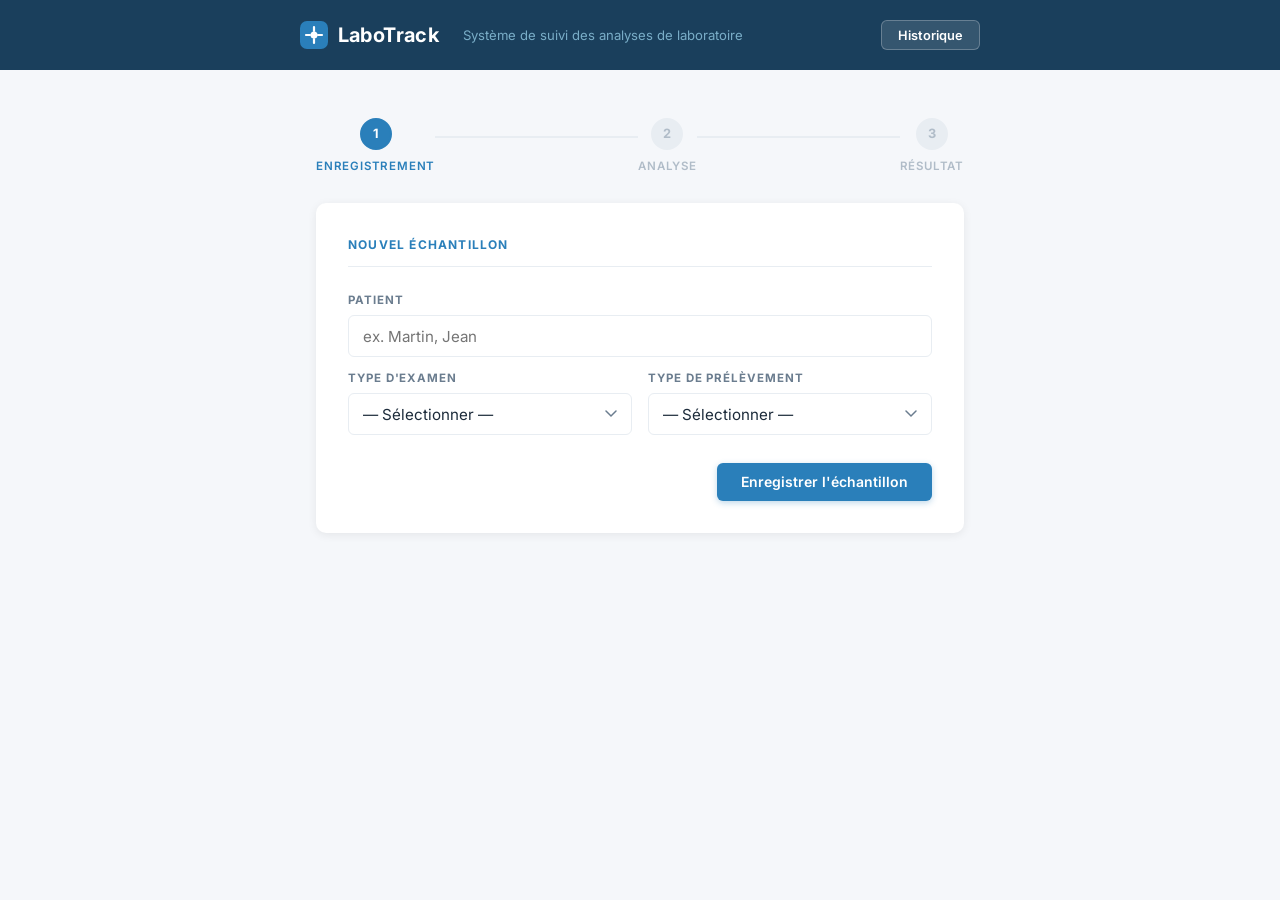
<file: frontend/src/index.html>
<!DOCTYPE html>
<html lang="fr">
<head>
    <meta charset="UTF-8">
    <meta name="viewport" content="width=device-width, initial-scale=1.0">
    <title>LaboTrack</title>
    <link rel="preconnect" href="https://fonts.googleapis.com">
    <link rel="preconnect" href="https://fonts.gstatic.com" crossorigin>
    <link href="https://fonts.googleapis.com/css2?family=Inter:wght@400;500;600;700&display=swap" rel="stylesheet">
    <link rel="stylesheet" href="style.css">
</head>
<body>

    <header>
        <div class="header-inner">
            <div class="logo">
                <svg width="28" height="28" viewBox="0 0 28 28" fill="none" aria-hidden="true">
                    <rect width="28" height="28" rx="7" fill="#2a7fba"/>
                    <path d="M14 6v4M14 18v4M6 14h4M18 14h4" stroke="white" stroke-width="2.2" stroke-linecap="round"/>
                    <circle cx="14" cy="14" r="3.5" fill="white"/>
                </svg>
                <span>LaboTrack</span>
            </div>
            <p class="header-sub">Système de suivi des analyses de laboratoire</p>
            <button id="btn-history" class="btn-header">Historique</button>
        </div>
    </header>

    <main>

        <!-- Stepper -->
        <div class="stepper" id="stepper">
            <div class="step active" id="step-1">
                <div class="step-dot">1</div>
                <span>Enregistrement</span>
            </div>
            <div class="step-line"></div>
            <div class="step" id="step-2">
                <div class="step-dot">2</div>
                <span>Analyse</span>
            </div>
            <div class="step-line"></div>
            <div class="step" id="step-3">
                <div class="step-dot">3</div>
                <span>Résultat</span>
            </div>
        </div>

        <!-- Étape 1 : enregistrement -->
        <section id="section-registration" class="card">
            <h2>Nouvel échantillon</h2>
            <form id="form-sample">
                <div class="field">
                    <label for="patient">Patient</label>
                    <input type="text" id="patient" name="patient"
                           placeholder="ex. Martin, Jean" autocomplete="off" required>
                </div>
                <div class="field-row">
                    <div class="field">
                        <label for="testType">Type d'examen</label>
                        <select id="testType" name="testType" required>
                            <option value="">— Sélectionner —</option>
                            <option value="GLYCEMIE">Glycémie</option>
                            <option value="NFS">Numération Formule Sanguine</option>
                            <option value="BILAN_HEPATIQUE">Bilan hépatique</option>
                            <option value="BILAN_RENAL">Bilan rénal</option>
                        </select>
                    </div>
                    <div class="field">
                        <label for="sampleType">Type de prélèvement</label>
                        <select id="sampleType" name="sampleType" required>
                            <option value="">— Sélectionner —</option>
                            <option value="SANG">Sang</option>
                            <option value="URINE">Urine</option>
                            <option value="PLASMA">Plasma</option>
                        </select>
                    </div>
                </div>
                <div class="form-footer">
                    <button type="submit" class="btn btn-primary">
                        Enregistrer l'échantillon
                    </button>
                </div>
            </form>
        </section>

        <!-- Étape 2 : lancement de l'analyse -->
        <section id="section-registered" class="card hidden">
            <h2>Échantillon enregistré</h2>
            <div class="sample-badge">
                <div class="badge-row">
                    <span class="badge-label">ID</span>
                    <code id="info-id">—</code>
                </div>
                <div class="badge-row">
                    <span class="badge-label">Patient</span>
                    <span id="info-patient">—</span>
                </div>
                <div class="badge-row">
                    <span class="badge-label">Examen</span>
                    <span id="info-test">—</span>
                </div>
                <div class="badge-row">
                    <span class="badge-label">Prélèvement</span>
                    <span id="info-sample">—</span>
                </div>
            </div>
            <div class="form-footer">
                <button id="btn-analyze" class="btn btn-primary">
                    <span class="btn-icon" aria-hidden="true">⚗</span>
                    Lancer l'analyse
                </button>
            </div>
        </section>

        <!-- Étape 3 : résultat -->
        <section id="section-result" class="card hidden">
            <h2>Résultat de l'analyse</h2>
            <div class="result-grid">
                <div class="result-main">
                    <span class="result-number" id="result-value">—</span>
                    <span class="result-unit" id="result-unit">—</span>
                </div>
                <div class="result-badge" id="result-interpretation-badge">
                    <span id="result-interpretation">—</span>
                </div>
            </div>
            <div class="result-meta">
                <div class="badge-row">
                    <span class="badge-label">Patient</span>
                    <span id="result-patient">—</span>
                </div>
                <div class="badge-row">
                    <span class="badge-label">Examen</span>
                    <span id="result-test">—</span>
                </div>
                <div class="badge-row">
                    <span class="badge-label">Validation biologique</span>
                    <code id="result-signature">—</code>
                </div>
            </div>
            <div class="form-footer">
                <button id="btn-reset" class="btn btn-secondary">
                    Nouvel échantillon
                </button>
            </div>
        </section>

        <!-- Historique -->
        <section id="section-history" class="card hidden">
            <h2>Historique des analyses</h2>
            <div id="history-empty" class="history-empty hidden">Aucun résultat enregistré.</div>
            <div class="history-table-wrap">
                <table id="history-table" class="history-table hidden">
                    <thead>
                        <tr>
                            <th>Patient</th>
                            <th>Examen</th>
                            <th>Prélèvement</th>
                            <th>Valeur</th>
                            <th>Interprétation</th>
                            <th>Signature</th>
                        </tr>
                    </thead>
                    <tbody id="history-body"></tbody>
                </table>
            </div>
        </section>

        <!-- Barre de statut -->
        <div id="status-bar" class="hidden" role="status" aria-live="polite">
            <div class="status-spinner" id="status-spinner"></div>
            <span id="status-message"></span>
        </div>

    </main>

    <script src="app.js"></script>

</body>
</html>
</file>
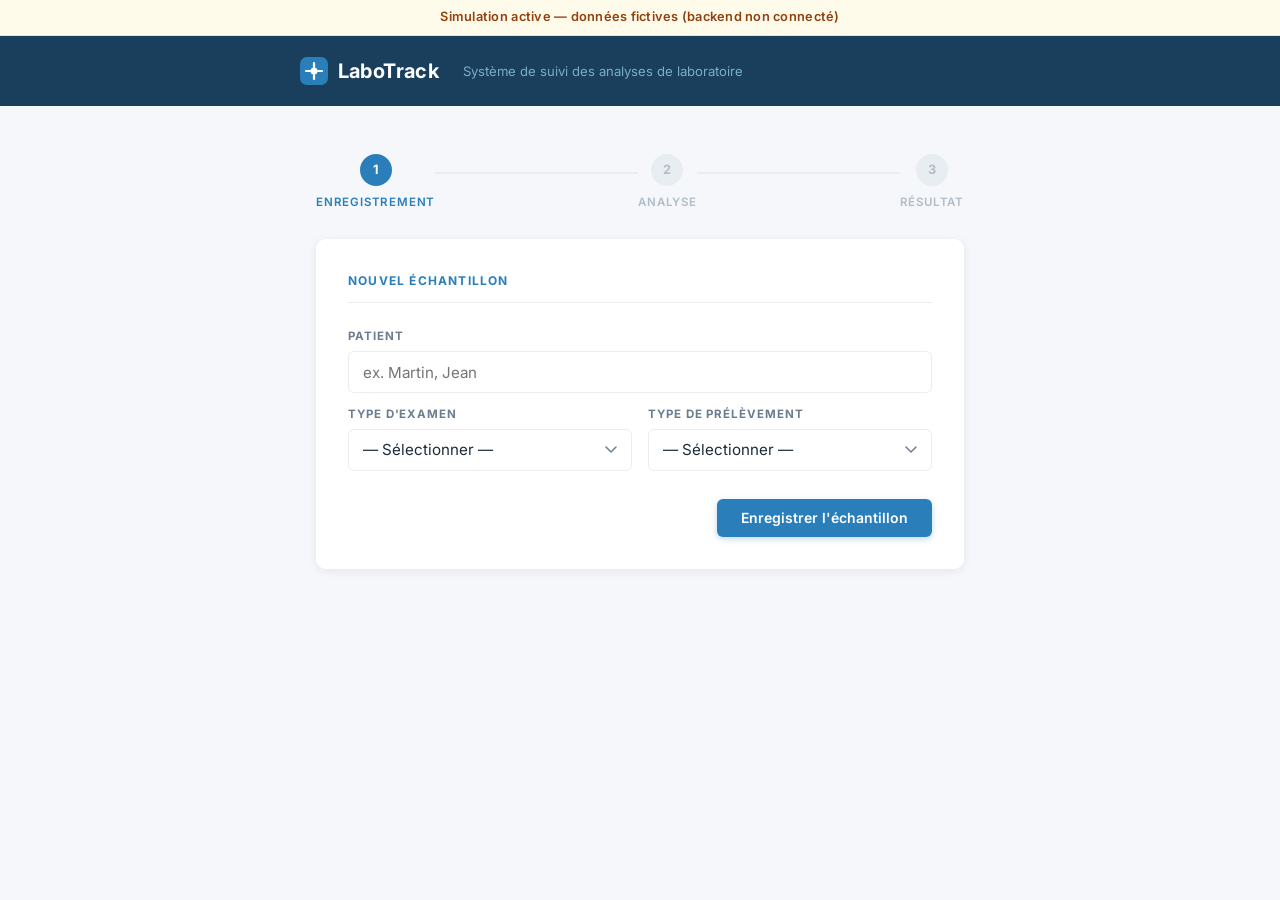
<file: frontend/result-frontend/src/index.html>
<!DOCTYPE html>
<html lang="fr">
<head>
    <meta charset="UTF-8">
    <meta name="viewport" content="width=device-width, initial-scale=1.0">
    <title>LaboTrack</title>
    <link rel="preconnect" href="https://fonts.googleapis.com">
    <link rel="preconnect" href="https://fonts.gstatic.com" crossorigin>
    <link href="https://fonts.googleapis.com/css2?family=Inter:wght@400;500;600;700&display=swap" rel="stylesheet">
    <link rel="stylesheet" href="style.css">
</head>
<body>

    <div id="mock-banner" class="hidden">
        Simulation active — données fictives (backend non connecté)
    </div>

    <header>
        <div class="header-inner">
            <div class="logo">
                <svg width="28" height="28" viewBox="0 0 28 28" fill="none" aria-hidden="true">
                    <rect width="28" height="28" rx="7" fill="#2a7fba"/>
                    <path d="M14 6v4M14 18v4M6 14h4M18 14h4" stroke="white" stroke-width="2.2" stroke-linecap="round"/>
                    <circle cx="14" cy="14" r="3.5" fill="white"/>
                </svg>
                <span>LaboTrack</span>
            </div>
            <p class="header-sub">Système de suivi des analyses de laboratoire</p>
        </div>
    </header>

    <main>

        <!-- Stepper -->
        <div class="stepper" id="stepper">
            <div class="step active" id="step-1">
                <div class="step-dot">1</div>
                <span>Enregistrement</span>
            </div>
            <div class="step-line"></div>
            <div class="step" id="step-2">
                <div class="step-dot">2</div>
                <span>Analyse</span>
            </div>
            <div class="step-line"></div>
            <div class="step" id="step-3">
                <div class="step-dot">3</div>
                <span>Résultat</span>
            </div>
        </div>

        <!-- Étape 1 : enregistrement -->
        <section id="section-registration" class="card">
            <h2>Nouvel échantillon</h2>
            <form id="form-sample">
                <div class="field">
                    <label for="patient">Patient</label>
                    <input type="text" id="patient" name="patient"
                           placeholder="ex. Martin, Jean" autocomplete="off" required>
                </div>
                <div class="field-row">
                    <div class="field">
                        <label for="testType">Type d'examen</label>
                        <select id="testType" name="testType" required>
                            <option value="">— Sélectionner —</option>
                            <option value="GLYCEMIE">Glycémie</option>
                            <option value="NFS">Numération Formule Sanguine</option>
                            <option value="BILAN_HEPATIQUE">Bilan hépatique</option>
                            <option value="BILAN_RENAL">Bilan rénal</option>
                        </select>
                    </div>
                    <div class="field">
                        <label for="sampleType">Type de prélèvement</label>
                        <select id="sampleType" name="sampleType" required>
                            <option value="">— Sélectionner —</option>
                            <option value="SANG">Sang</option>
                            <option value="URINE">Urine</option>
                            <option value="PLASMA">Plasma</option>
                        </select>
                    </div>
                </div>
                <div class="form-footer">
                    <button type="submit" class="btn btn-primary">
                        Enregistrer l'échantillon
                    </button>
                </div>
            </form>
        </section>

        <!-- Étape 2 : lancement de l'analyse -->
        <section id="section-registered" class="card hidden">
            <h2>Échantillon enregistré</h2>
            <div class="sample-badge">
                <div class="badge-row">
                    <span class="badge-label">ID</span>
                    <code id="info-id">—</code>
                </div>
                <div class="badge-row">
                    <span class="badge-label">Patient</span>
                    <span id="info-patient">—</span>
                </div>
                <div class="badge-row">
                    <span class="badge-label">Examen</span>
                    <span id="info-test">—</span>
                </div>
                <div class="badge-row">
                    <span class="badge-label">Prélèvement</span>
                    <span id="info-sample">—</span>
                </div>
            </div>
            <div class="form-footer">
                <button id="btn-analyze" class="btn btn-primary">
                    <span class="btn-icon" aria-hidden="true">⚗</span>
                    Lancer l'analyse
                </button>
            </div>
        </section>

        <!-- Étape 3 : résultat -->
        <section id="section-result" class="card hidden">
            <h2>Résultat de l'analyse</h2>
            <div class="result-grid">
                <div class="result-main">
                    <span class="result-number" id="result-value">—</span>
                    <span class="result-unit" id="result-unit">—</span>
                </div>
                <div class="result-badge" id="result-interpretation-badge">
                    <span id="result-interpretation">—</span>
                </div>
            </div>
            <div class="result-meta">
                <div class="badge-row">
                    <span class="badge-label">Patient</span>
                    <span id="result-patient">—</span>
                </div>
                <div class="badge-row">
                    <span class="badge-label">Examen</span>
                    <span id="result-test">—</span>
                </div>
                <div class="badge-row">
                    <span class="badge-label">Validation biologique</span>
                    <code id="result-signature">—</code>
                </div>
            </div>
            <div class="form-footer">
                <button id="btn-reset" class="btn btn-secondary">
                    Nouvel échantillon
                </button>
            </div>
        </section>

        <!-- Barre de statut -->
        <div id="status-bar" class="hidden" role="status" aria-live="polite">
            <div class="status-spinner" id="status-spinner"></div>
            <span id="status-message"></span>
        </div>

    </main>

    <script src="config.js"></script>
    <script src="app.js"></script>

</body>
</html>
</file>
<file: frontend/src/style.css>
/* ── Reset & base ────────────────────────────────────────────────────────────── */
*, *::before, *::after {
    box-sizing: border-box;
    margin: 0;
    padding: 0;
}

:root {
    --blue-dark:   #1a3f5c;
    --blue:        #2a7fba;
    --blue-light:  #e8f4fb;
    --green:       #1e7e4a;
    --green-light: #e6f6ed;
    --orange:      #b55e00;
    --orange-light:#fff0e0;
    --red:         #c0392b;
    --red-light:   #fdecea;
    --grey-1:      #f5f7fa;
    --grey-2:      #e8edf2;
    --grey-3:      #b0bcc8;
    --grey-4:      #6b7d8f;
    --text:        #1c2b3a;
    --radius:      10px;
    --shadow:      0 2px 10px rgba(0, 0, 0, 0.07);
}

body {
    font-family: 'Inter', system-ui, sans-serif;
    background: var(--grey-1);
    color: var(--text);
    min-height: 100vh;
    font-size: 15px;
    line-height: 1.6;
}

/* ── Header ──────────────────────────────────────────────────────────────────── */
header {
    background: var(--blue-dark);
    padding: 0 2rem;
}

.header-inner {
    max-width: 680px;
    margin: 0 auto;
    padding: 1.2rem 0;
    display: flex;
    align-items: center;
    gap: 1.5rem;
}

.logo {
    display: flex;
    align-items: center;
    gap: 0.6rem;
    color: white;
    font-size: 1.25rem;
    font-weight: 700;
    letter-spacing: 0.02em;
    flex-shrink: 0;
}

.header-sub {
    color: #7aaec8;
    font-size: 0.82rem;
}

/* ── Layout ──────────────────────────────────────────────────────────────────── */
main {
    max-width: 680px;
    margin: 2rem auto;
    padding: 0 1rem 3rem;
    display: flex;
    flex-direction: column;
    gap: 1.25rem;
}

/* ── Stepper ─────────────────────────────────────────────────────────────────── */
.stepper {
    display: flex;
    align-items: center;
    justify-content: center;
    gap: 0;
    padding: 1rem 0 0.5rem;
}

.step {
    display: flex;
    flex-direction: column;
    align-items: center;
    gap: 0.4rem;
}

.step span {
    font-size: 0.72rem;
    font-weight: 600;
    text-transform: uppercase;
    letter-spacing: 0.07em;
    color: var(--grey-3);
    transition: color 0.3s;
}

.step-dot {
    width: 32px;
    height: 32px;
    border-radius: 50%;
    background: var(--grey-2);
    color: var(--grey-3);
    font-size: 0.8rem;
    font-weight: 700;
    display: flex;
    align-items: center;
    justify-content: center;
    border: 2px solid var(--grey-2);
    transition: background 0.3s, border-color 0.3s, color 0.3s;
}

.step.active .step-dot {
    background: var(--blue);
    border-color: var(--blue);
    color: white;
}

.step.done .step-dot {
    background: var(--green);
    border-color: var(--green);
    color: white;
}

.step.active span { color: var(--blue); }
.step.done span   { color: var(--green); }

.step-line {
    flex: 1;
    height: 2px;
    background: var(--grey-2);
    min-width: 60px;
    margin-bottom: 20px;
    transition: background 0.3s;
}

.step-line.done {
    background: var(--green);
}

/* ── Card ────────────────────────────────────────────────────────────────────── */
.card {
    background: white;
    border-radius: var(--radius);
    padding: 2rem;
    box-shadow: var(--shadow);
}

h2 {
    font-size: 0.75rem;
    font-weight: 700;
    text-transform: uppercase;
    letter-spacing: 0.1em;
    color: var(--blue);
    margin-bottom: 1.5rem;
    padding-bottom: 0.75rem;
    border-bottom: 1.5px solid var(--grey-2);
}

/* ── Formulaire ──────────────────────────────────────────────────────────────── */
.field {
    display: flex;
    flex-direction: column;
    gap: 0.35rem;
    flex: 1;
}

.field-row {
    display: grid;
    grid-template-columns: 1fr 1fr;
    gap: 1rem;
    margin-top: 0.75rem;
}

label {
    font-size: 0.72rem;
    font-weight: 700;
    text-transform: uppercase;
    letter-spacing: 0.08em;
    color: var(--grey-4);
}

input, select {
    padding: 0.65rem 0.85rem;
    border: 1.5px solid var(--grey-2);
    border-radius: 6px;
    font-size: 0.95rem;
    font-family: inherit;
    color: var(--text);
    background: white;
    transition: border-color 0.15s, box-shadow 0.15s;
    appearance: none;
    -webkit-appearance: none;
}

select {
    background-image: url("data:image/svg+xml,%3Csvg xmlns='http://www.w3.org/2000/svg' width='12' height='8' viewBox='0 0 12 8'%3E%3Cpath d='M1 1l5 5 5-5' stroke='%236b7d8f' stroke-width='1.5' fill='none' stroke-linecap='round'/%3E%3C/svg%3E");
    background-repeat: no-repeat;
    background-position: right 0.85rem center;
    padding-right: 2.2rem;
}

input:focus, select:focus {
    outline: none;
    border-color: var(--blue);
    box-shadow: 0 0 0 3px rgba(42, 127, 186, 0.12);
}

.form-footer {
    margin-top: 1.75rem;
    display: flex;
    justify-content: flex-end;
}

/* ── Boutons ─────────────────────────────────────────────────────────────────── */
.btn {
    display: inline-flex;
    align-items: center;
    gap: 0.45rem;
    padding: 0.65rem 1.5rem;
    border: none;
    border-radius: 6px;
    font-family: inherit;
    font-size: 0.875rem;
    font-weight: 600;
    cursor: pointer;
    transition: background 0.15s, transform 0.1s, box-shadow 0.15s;
}

.btn:active:not(:disabled) {
    transform: translateY(1px);
}

.btn:disabled {
    opacity: 0.45;
    cursor: not-allowed;
}

.btn-primary {
    background: var(--blue);
    color: white;
    box-shadow: 0 2px 6px rgba(42, 127, 186, 0.3);
}

.btn-primary:hover:not(:disabled) {
    background: #2370a5;
    box-shadow: 0 3px 10px rgba(42, 127, 186, 0.35);
}

.btn-secondary {
    background: var(--grey-2);
    color: var(--grey-4);
}

.btn-secondary:hover:not(:disabled) {
    background: #d8e2eb;
    color: var(--text);
}

.btn-icon {
    font-style: normal;
}

/* ── Sample badge (résumé de l'échantillon enregistré) ───────────────────────── */
.sample-badge {
    background: var(--blue-light);
    border: 1px solid #c5dff0;
    border-radius: 8px;
    padding: 1rem 1.25rem;
    display: flex;
    flex-direction: column;
    gap: 0.55rem;
}

.badge-row {
    display: flex;
    align-items: baseline;
    gap: 0.75rem;
}

.badge-label {
    font-size: 0.7rem;
    font-weight: 700;
    text-transform: uppercase;
    letter-spacing: 0.08em;
    color: var(--grey-4);
    min-width: 100px;
    flex-shrink: 0;
}

.sample-badge code {
    font-size: 0.78rem;
    font-family: 'SFMono-Regular', 'Consolas', monospace;
    color: var(--blue-dark);
    word-break: break-all;
}

/* ── Résultat ────────────────────────────────────────────────────────────────── */
.result-grid {
    display: flex;
    align-items: center;
    justify-content: space-between;
    background: var(--grey-1);
    border-radius: 8px;
    padding: 1.5rem 1.75rem;
    margin-bottom: 1.25rem;
    gap: 1rem;
}

.result-main {
    display: flex;
    align-items: baseline;
    gap: 0.5rem;
}

.result-number {
    font-size: 2.6rem;
    font-weight: 700;
    color: var(--text);
    line-height: 1;
}

.result-unit {
    font-size: 1rem;
    font-weight: 500;
    color: var(--grey-4);
}

.result-badge {
    padding: 0.45rem 1rem;
    border-radius: 20px;
    font-size: 0.8rem;
    font-weight: 700;
    text-transform: uppercase;
    letter-spacing: 0.06em;
    background: var(--grey-2);
    color: var(--grey-4);
}

.result-badge[data-level="normal"] {
    background: var(--green-light);
    color: var(--green);
}

.result-badge[data-level="eleve"],
.result-badge[data-level="bas"] {
    background: var(--orange-light);
    color: var(--orange);
}

.result-badge[data-level="critique"] {
    background: var(--red-light);
    color: var(--red);
}

.result-meta {
    background: white;
    border: 1px solid var(--grey-2);
    border-radius: 8px;
    padding: 0.9rem 1.25rem;
    display: flex;
    flex-direction: column;
    gap: 0.5rem;
}

.result-meta code {
    font-size: 0.78rem;
    font-family: 'SFMono-Regular', 'Consolas', monospace;
    color: var(--grey-4);
}

/* ── Barre de statut ─────────────────────────────────────────────────────────── */
#status-bar {
    display: flex;
    align-items: center;
    gap: 0.7rem;
    padding: 0.8rem 1.1rem;
    border-radius: 8px;
    font-size: 0.875rem;
    font-weight: 500;
    background: var(--blue-light);
    color: var(--blue-dark);
    border: 1px solid #c5dff0;
}

#status-bar.status-error {
    background: var(--red-light);
    color: var(--red);
    border-color: #f5c6c2;
}

/* Spinner CSS — pas de dépendance externe */
.status-spinner {
    width: 16px;
    height: 16px;
    border: 2px solid currentColor;
    border-top-color: transparent;
    border-radius: 50%;
    animation: spin 0.7s linear infinite;
    flex-shrink: 0;
}

#status-bar.status-error .status-spinner {
    display: none;
}

@keyframes spin {
    to { transform: rotate(360deg); }
}

/* ── Bouton header ───────────────────────────────────────────────────────────── */
.btn-header {
    margin-left: auto;
    background: rgba(255,255,255,0.12);
    color: white;
    border: 1px solid rgba(255,255,255,0.25);
    border-radius: 6px;
    padding: 0.4rem 1rem;
    font-family: inherit;
    font-size: 0.8rem;
    font-weight: 600;
    cursor: pointer;
    transition: background 0.15s;
    flex-shrink: 0;
}

.btn-header:hover {
    background: rgba(255,255,255,0.22);
}

/* ── Historique ──────────────────────────────────────────────────────────────── */
.history-table-wrap {
    overflow-x: auto;
}

.history-table {
    width: 100%;
    border-collapse: collapse;
    font-size: 0.875rem;
}

.history-table th {
    text-align: left;
    font-size: 0.68rem;
    font-weight: 700;
    text-transform: uppercase;
    letter-spacing: 0.08em;
    color: var(--grey-4);
    padding: 0.5rem 0.75rem;
    border-bottom: 1.5px solid var(--grey-2);
}

.history-table td {
    padding: 0.65rem 0.75rem;
    border-bottom: 1px solid var(--grey-2);
    color: var(--text);
    vertical-align: middle;
}

.history-table tr:last-child td {
    border-bottom: none;
}

.history-table td code {
    font-size: 0.75rem;
    font-family: 'SFMono-Regular', 'Consolas', monospace;
    color: var(--grey-4);
}

.history-empty {
    color: var(--grey-4);
    font-size: 0.875rem;
    padding: 1rem 0;
    text-align: center;
}

/* ── Utilitaire ──────────────────────────────────────────────────────────────── */
.hidden {
    display: none !important;
}
</file>
<file: frontend/result-frontend/src/style.css>
/* ── Reset & base ────────────────────────────────────────────────────────────── */
*, *::before, *::after {
    box-sizing: border-box;
    margin: 0;
    padding: 0;
}

:root {
    --blue-dark:   #1a3f5c;
    --blue:        #2a7fba;
    --blue-light:  #e8f4fb;
    --green:       #1e7e4a;
    --green-light: #e6f6ed;
    --orange:      #b55e00;
    --orange-light:#fff0e0;
    --red:         #c0392b;
    --red-light:   #fdecea;
    --grey-1:      #f5f7fa;
    --grey-2:      #e8edf2;
    --grey-3:      #b0bcc8;
    --grey-4:      #6b7d8f;
    --text:        #1c2b3a;
    --radius:      10px;
    --shadow:      0 2px 10px rgba(0, 0, 0, 0.07);
}

body {
    font-family: 'Inter', system-ui, sans-serif;
    background: var(--grey-1);
    color: var(--text);
    min-height: 100vh;
    font-size: 15px;
    line-height: 1.6;
}

/* ── Bandeau mock ────────────────────────────────────────────────────────────── */
#mock-banner {
    background: #fffbeb;
    border-bottom: 1px solid #fde68a;
    color: #92400e;
    text-align: center;
    padding: 0.45rem 1rem;
    font-size: 0.8rem;
    font-weight: 600;
    letter-spacing: 0.02em;
}

/* ── Header ──────────────────────────────────────────────────────────────────── */
header {
    background: var(--blue-dark);
    padding: 0 2rem;
}

.header-inner {
    max-width: 680px;
    margin: 0 auto;
    padding: 1.2rem 0;
    display: flex;
    align-items: center;
    gap: 1.5rem;
}

.logo {
    display: flex;
    align-items: center;
    gap: 0.6rem;
    color: white;
    font-size: 1.25rem;
    font-weight: 700;
    letter-spacing: 0.02em;
    flex-shrink: 0;
}

.header-sub {
    color: #7aaec8;
    font-size: 0.82rem;
}

/* ── Layout ──────────────────────────────────────────────────────────────────── */
main {
    max-width: 680px;
    margin: 2rem auto;
    padding: 0 1rem 3rem;
    display: flex;
    flex-direction: column;
    gap: 1.25rem;
}

/* ── Stepper ─────────────────────────────────────────────────────────────────── */
.stepper {
    display: flex;
    align-items: center;
    justify-content: center;
    gap: 0;
    padding: 1rem 0 0.5rem;
}

.step {
    display: flex;
    flex-direction: column;
    align-items: center;
    gap: 0.4rem;
}

.step span {
    font-size: 0.72rem;
    font-weight: 600;
    text-transform: uppercase;
    letter-spacing: 0.07em;
    color: var(--grey-3);
    transition: color 0.3s;
}

.step-dot {
    width: 32px;
    height: 32px;
    border-radius: 50%;
    background: var(--grey-2);
    color: var(--grey-3);
    font-size: 0.8rem;
    font-weight: 700;
    display: flex;
    align-items: center;
    justify-content: center;
    border: 2px solid var(--grey-2);
    transition: background 0.3s, border-color 0.3s, color 0.3s;
}

.step.active .step-dot {
    background: var(--blue);
    border-color: var(--blue);
    color: white;
}

.step.done .step-dot {
    background: var(--green);
    border-color: var(--green);
    color: white;
}

.step.active span { color: var(--blue); }
.step.done span   { color: var(--green); }

.step-line {
    flex: 1;
    height: 2px;
    background: var(--grey-2);
    min-width: 60px;
    margin-bottom: 20px;
    transition: background 0.3s;
}

.step-line.done {
    background: var(--green);
}

/* ── Card ────────────────────────────────────────────────────────────────────── */
.card {
    background: white;
    border-radius: var(--radius);
    padding: 2rem;
    box-shadow: var(--shadow);
}

h2 {
    font-size: 0.75rem;
    font-weight: 700;
    text-transform: uppercase;
    letter-spacing: 0.1em;
    color: var(--blue);
    margin-bottom: 1.5rem;
    padding-bottom: 0.75rem;
    border-bottom: 1.5px solid var(--grey-2);
}

/* ── Formulaire ──────────────────────────────────────────────────────────────── */
.field {
    display: flex;
    flex-direction: column;
    gap: 0.35rem;
    flex: 1;
}

.field-row {
    display: grid;
    grid-template-columns: 1fr 1fr;
    gap: 1rem;
    margin-top: 0.75rem;
}

label {
    font-size: 0.72rem;
    font-weight: 700;
    text-transform: uppercase;
    letter-spacing: 0.08em;
    color: var(--grey-4);
}

input, select {
    padding: 0.65rem 0.85rem;
    border: 1.5px solid var(--grey-2);
    border-radius: 6px;
    font-size: 0.95rem;
    font-family: inherit;
    color: var(--text);
    background: white;
    transition: border-color 0.15s, box-shadow 0.15s;
    appearance: none;
    -webkit-appearance: none;
}

select {
    background-image: url("data:image/svg+xml,%3Csvg xmlns='http://www.w3.org/2000/svg' width='12' height='8' viewBox='0 0 12 8'%3E%3Cpath d='M1 1l5 5 5-5' stroke='%236b7d8f' stroke-width='1.5' fill='none' stroke-linecap='round'/%3E%3C/svg%3E");
    background-repeat: no-repeat;
    background-position: right 0.85rem center;
    padding-right: 2.2rem;
}

input:focus, select:focus {
    outline: none;
    border-color: var(--blue);
    box-shadow: 0 0 0 3px rgba(42, 127, 186, 0.12);
}

.form-footer {
    margin-top: 1.75rem;
    display: flex;
    justify-content: flex-end;
}

/* ── Boutons ─────────────────────────────────────────────────────────────────── */
.btn {
    display: inline-flex;
    align-items: center;
    gap: 0.45rem;
    padding: 0.65rem 1.5rem;
    border: none;
    border-radius: 6px;
    font-family: inherit;
    font-size: 0.875rem;
    font-weight: 600;
    cursor: pointer;
    transition: background 0.15s, transform 0.1s, box-shadow 0.15s;
}

.btn:active:not(:disabled) {
    transform: translateY(1px);
}

.btn:disabled {
    opacity: 0.45;
    cursor: not-allowed;
}

.btn-primary {
    background: var(--blue);
    color: white;
    box-shadow: 0 2px 6px rgba(42, 127, 186, 0.3);
}

.btn-primary:hover:not(:disabled) {
    background: #2370a5;
    box-shadow: 0 3px 10px rgba(42, 127, 186, 0.35);
}

.btn-secondary {
    background: var(--grey-2);
    color: var(--grey-4);
}

.btn-secondary:hover:not(:disabled) {
    background: #d8e2eb;
    color: var(--text);
}

.btn-icon {
    font-style: normal;
}

/* ── Sample badge (résumé de l'échantillon enregistré) ───────────────────────── */
.sample-badge {
    background: var(--blue-light);
    border: 1px solid #c5dff0;
    border-radius: 8px;
    padding: 1rem 1.25rem;
    display: flex;
    flex-direction: column;
    gap: 0.55rem;
}

.badge-row {
    display: flex;
    align-items: baseline;
    gap: 0.75rem;
}

.badge-label {
    font-size: 0.7rem;
    font-weight: 700;
    text-transform: uppercase;
    letter-spacing: 0.08em;
    color: var(--grey-4);
    min-width: 100px;
    flex-shrink: 0;
}

.sample-badge code {
    font-size: 0.78rem;
    font-family: 'SFMono-Regular', 'Consolas', monospace;
    color: var(--blue-dark);
    word-break: break-all;
}

/* ── Résultat ────────────────────────────────────────────────────────────────── */
.result-grid {
    display: flex;
    align-items: center;
    justify-content: space-between;
    background: var(--grey-1);
    border-radius: 8px;
    padding: 1.5rem 1.75rem;
    margin-bottom: 1.25rem;
    gap: 1rem;
}

.result-main {
    display: flex;
    align-items: baseline;
    gap: 0.5rem;
}

.result-number {
    font-size: 2.6rem;
    font-weight: 700;
    color: var(--text);
    line-height: 1;
}

.result-unit {
    font-size: 1rem;
    font-weight: 500;
    color: var(--grey-4);
}

.result-badge {
    padding: 0.45rem 1rem;
    border-radius: 20px;
    font-size: 0.8rem;
    font-weight: 700;
    text-transform: uppercase;
    letter-spacing: 0.06em;
    background: var(--grey-2);
    color: var(--grey-4);
}

.result-badge[data-level="normal"] {
    background: var(--green-light);
    color: var(--green);
}

.result-badge[data-level="eleve"],
.result-badge[data-level="bas"] {
    background: var(--orange-light);
    color: var(--orange);
}

.result-badge[data-level="critique"] {
    background: var(--red-light);
    color: var(--red);
}

.result-meta {
    background: white;
    border: 1px solid var(--grey-2);
    border-radius: 8px;
    padding: 0.9rem 1.25rem;
    display: flex;
    flex-direction: column;
    gap: 0.5rem;
}

.result-meta code {
    font-size: 0.78rem;
    font-family: 'SFMono-Regular', 'Consolas', monospace;
    color: var(--grey-4);
}

/* ── Barre de statut ─────────────────────────────────────────────────────────── */
#status-bar {
    display: flex;
    align-items: center;
    gap: 0.7rem;
    padding: 0.8rem 1.1rem;
    border-radius: 8px;
    font-size: 0.875rem;
    font-weight: 500;
    background: var(--blue-light);
    color: var(--blue-dark);
    border: 1px solid #c5dff0;
}

#status-bar.status-error {
    background: var(--red-light);
    color: var(--red);
    border-color: #f5c6c2;
}

/* Spinner CSS — pas de dépendance externe */
.status-spinner {
    width: 16px;
    height: 16px;
    border: 2px solid currentColor;
    border-top-color: transparent;
    border-radius: 50%;
    animation: spin 0.7s linear infinite;
    flex-shrink: 0;
}

#status-bar.status-error .status-spinner {
    display: none;
}

@keyframes spin {
    to { transform: rotate(360deg); }
}

/* ── Utilitaire ──────────────────────────────────────────────────────────────── */
.hidden {
    display: none !important;
}
</file>
